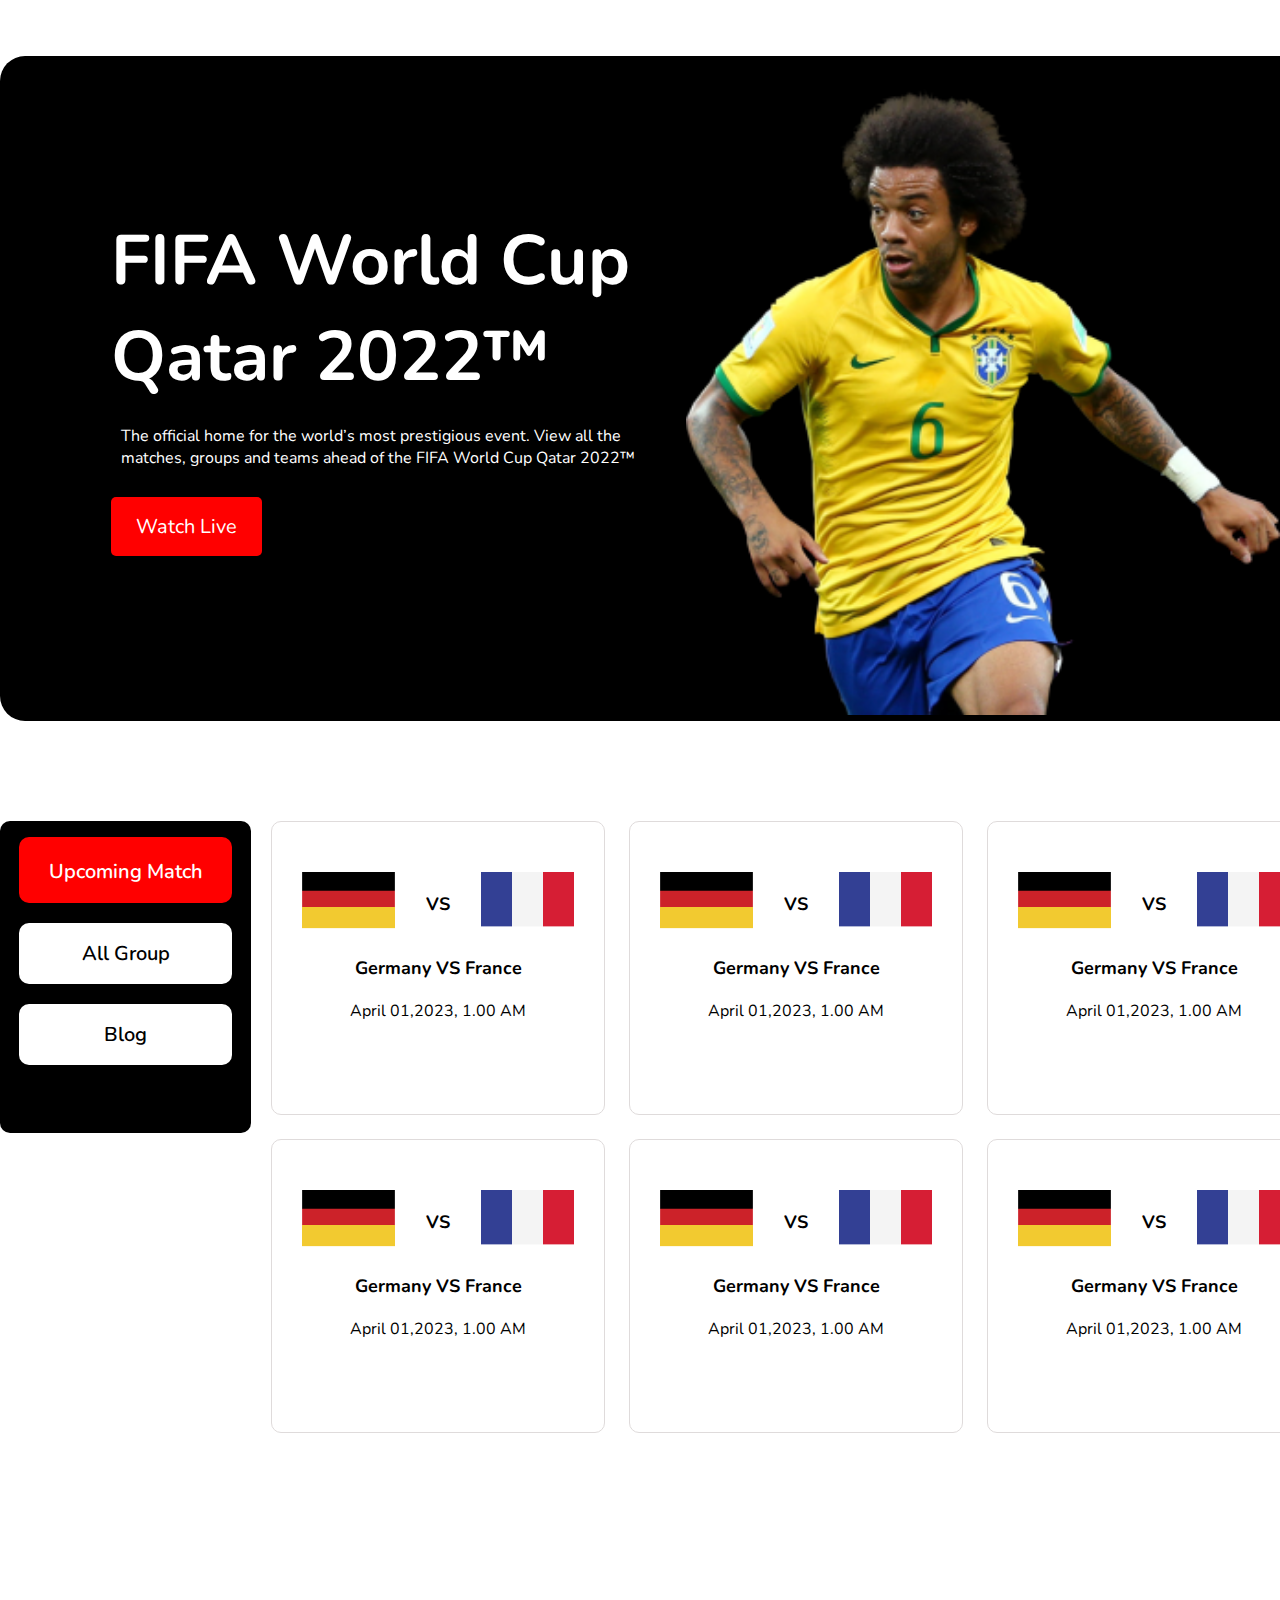
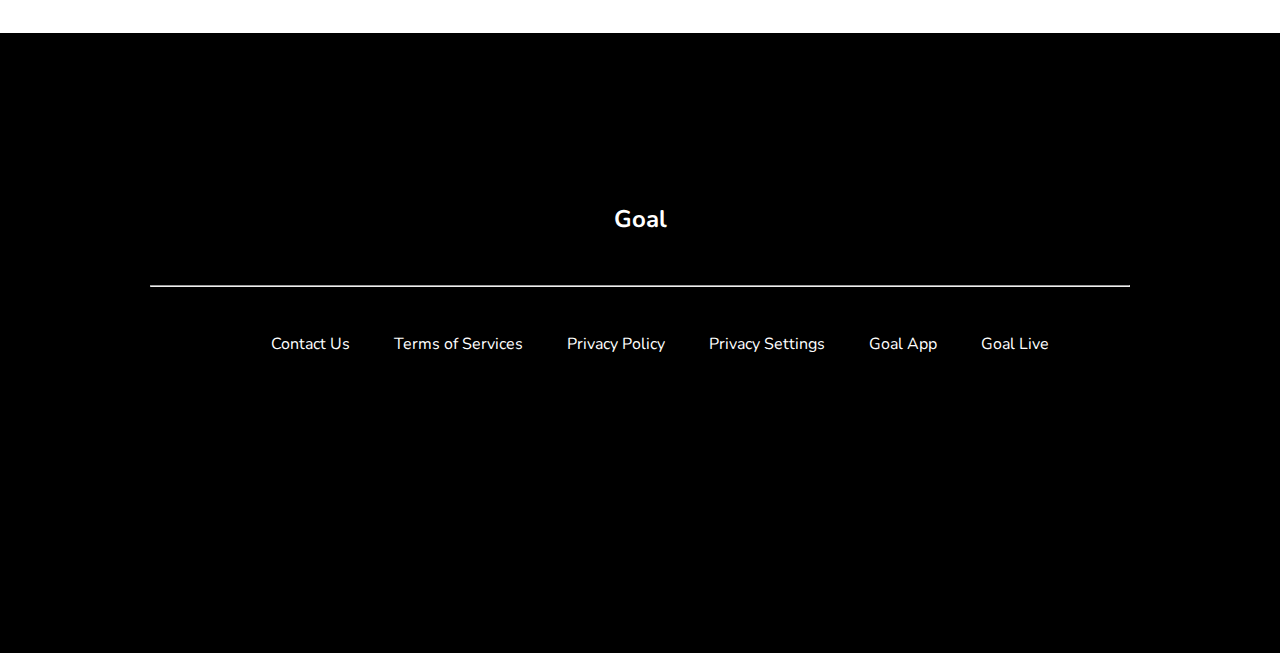
<file: upcoming-match.html>
<!DOCTYPE html>
<html lang="en">
<head>
    <meta charset="UTF-8">
    <meta http-equiv="X-UA-Compatible" content="IE=edge">
    <meta name="viewport" content="width=device-width, initial-scale=1.0">
    <title>World-Cup-2022</title>
    <!-- fav-icon -->
    <link rel="icon" type="image/x-icon" href="./assets/fifa.png">
    <!-- style-sheet  -->
    <link rel="stylesheet" href="./css/style.css">
    <!-- font-awesome -->
    <link rel="stylesheet" href="https://cdnjs.cloudflare.com/ajax/libs/font-awesome/6.1.1/css/all.min.css" integrity="sha512-KfkfwYDsLkIlwQp6LFnl8zNdLGxu9YAA1QvwINks4PhcElQSvqcyVLLD9aMhXd13uQjoXtEKNosOWaZqXgel0g==" crossorigin="anonymous" referrerpolicy="no-referrer" />
</head>
<body>
        <!-- top-banner start -->
        <section class="container">
            <div class="top-banner">
                <div class="banner-info">
                    <h1 class="banner-title">FIFA World Cup Qatar 2022™</h1>
                    <div class="banner-detail">
                        <p title="The official home for the world’s most prestigious event. View all the matches, groups and teams ahead of the FIFA World Cup Qatar 2022™">
                            The official home for the world’s most prestigious event. View all the matches, groups and teams ahead of the FIFA World Cup Qatar 2022™
                        </p>
                    </div>
                    <a class="banner-btn" href="">Watch Live <i class="fa-solid fa-angle-right"></i></a>
                </div>

                <div class="banner-img">
                            <img src="assets/Banner Image.png" alt="">
                </div>
            </div>
        </section>
        <!-- top-banner end -->

       <!-- Upcoming-matches start-->
       <section class="container">
        <div class="upcoming-match">
            <div class="side-bar">
                <ul>
                    <li id="active"><a href="">Upcoming Match</a></li>
                    <li><a href="">All Group</a></li>
                    <li ><a href="index.html">Blog</a></li>
                </ul>
        </div>
            <div class="matches">
                <div class="match">
                    <div class="teams">
                        <div class="flag">
                            <img src="./assets/germany Flag.png" alt="">
                        </div>
                        <div class="vs">
                            <h3>VS</h3>
                        </div>
                        <div class="flag">
                            <img src="./assets/Flag.png" alt="">
                        </div>
                    </div>
                    <div class="match-details">
                        
                        <h3 class="match-title">Germany VS France</h3>
                        <p>April 01,2023, 1.00 AM</p>
        
                    </div>
                </div>
                <div class="match">
                    <div class="teams">
                        <div class="flag">
                            <img src="./assets/germany Flag.png" alt="">
                        </div>
                        <div class="vs">
                            <h3>VS</h3>
                        </div>
                        <div class="flag">
                            <img src="./assets/Flag.png" alt="">
                        </div>
                    </div>
                    <div class="match-details">
                        
                        <h3 class="match-title">Germany VS France</h3>
                        <p>April 01,2023, 1.00 AM</p>
        
                    </div>
                </div>
                <div class="match">
                    <div class="teams">
                        <div class="flag">
                            <img src="./assets/germany Flag.png" alt="">
                        </div>
                        <div class="vs">
                            <h3>VS</h3>
                        </div>
                        <div class="flag">
                            <img src="./assets/Flag.png" alt="">
                        </div>
                    </div>
                    <div class="match-details">
                        
                        <h3 class="match-title">Germany VS France</h3>
                        <p>April 01,2023, 1.00 AM</p>
        
                    </div>
                </div>
                <div class="match">
                    <div class="teams">
                        <div class="flag">
                            <img src="./assets/germany Flag.png" alt="">
                        </div>
                        <div class="vs">
                            <h3>VS</h3>
                        </div>
                        <div class="flag">
                            <img src="./assets/Flag.png" alt="">
                        </div>
                    </div>
                    <div class="match-details">
                        
                        <h3 class="match-title">Germany VS France</h3>
                        <p>April 01,2023, 1.00 AM</p>
        
                    </div>
                </div>
                <div class="match">
                    <div class="teams">
                        <div class="flag">
                            <img src="./assets/germany Flag.png" alt="">
                        </div>
                        <div class="vs">
                            <h3>VS</h3>
                        </div>
                        <div class="flag">
                            <img src="./assets/Flag.png" alt="">
                        </div>
                    </div>
                    <div class="match-details">
                        
                        <h3 class="match-title">Germany VS France</h3>
                        <p>April 01,2023, 1.00 AM</p>
        
                    </div>
                </div>
                <div class="match">
                    <div class="teams">
                        <div class="flag">
                            <img src="./assets/germany Flag.png" alt="">
                        </div>
                        <div class="vs">
                            <h3>VS</h3>
                        </div>
                        <div class="flag">
                            <img src="./assets/Flag.png" alt="">
                        </div>
                    </div>
                    <div class="match-details">
                        
                        <h3 class="match-title">Germany VS France</h3>
                        <p>April 01,2023, 1.00 AM</p>
        
                    </div>
                </div>
                
            </div>
        </div>
       
    </section>
       <!-- Upcoming-matches end -->
        <!-- footer start-->
        <footer>
            <h2>Goal</h2> <br>
            <hr>
            <br>
            <ul>
                <li>Contact Us</li>
                <li>Terms of Services</li>
                <li>Privacy Policy</li>
                <li>Privacy Settings</li>
                <li>Goal App</li>
                <li>Goal Live</li>
            </ul>
            <div class="social-link">
                <a href="https://www.facebook.com/abdurrouf.likhon/"><i class="fa-brands fa-facebook"></i></a>
                <a href="https://github.com/likhon29"><i class="fa-brands fa-github"></i></a>
                <a href="https://www.instagram.com/rouf_likhon/"><i class="fa-brands fa-instagram"></i></a>
                
                
            </div>
    </footer>
        <!-- footer end -->
</body>
</html>
</file>
<file: css/style.css>
@import url("https://fonts.googleapis.com/css2?family=Nunito&display=swap");
body {
    font-family: "Nunito", sans-serif;
    margin: 0;
    padding: 0;
}

.container{
    width: 1321px;;
    margin:  auto;
}

.top-banner{
    display: flex;
    background-color: black;
    align-items: center;
    border-radius: 25px;
    margin-top: 56px;
    animation: bg-change 10s;
}
@keyframes bg-change {
    0% {background-color: black;
        transform: rotate(0deg);}
    50% {background-color: slategray;
        transform: rotate(20deg);}
     100% {background-color: black;
            transform: rotate(0deg);}

  }
.banner-info{
    width: 50%;
}
.banner-title{
    font-size: 70px;
    font-weight: 700;
    color: white;
    padding-left: 111px;
}
.banner-info p{
    color: white;
    font-size: 16px;
    margin: 20px 10px;
    padding-left: 111px;
}
.banner-btn{
    margin-left: 111px;
    color: white;
    font-size: 20px;
    background-color: red;
    padding: 16px 25px;
    border-radius: 5px;
    line-height: 75px;
    align-items: center;
    
}
.fa-angle-right{
    color: #FFFFFF;
    font-size: 20px;
    
}
.banner-img{
    width: 50%;
}
.banner-img img{
    width: 90%;
    padding-left: 25px;
    margin-top: 33px;
    animation:img-zoom-in-out 10s;
}
@keyframes img-zoom-in-out {
    0% { transform: scale(1,1)}
    50% {transform: scale(1.15,1.15)}
    100% {transform: scale(1,1)}
  }

h1,p{
    margin: 0;
}
li{
    list-style: none;
}
a{
    text-decoration: none;
}
/* blog-section-style */

.blog-section,.upcoming-match{
    display: flex;
    margin-top:100px;
}
.side-bar{
    width: 452px;
    height: 312px;
    background-color: black;
    border-radius: 10px;
    margin-right: 20px;
}
.side-bar ul{
    display: flex;
    flex-direction: column;
    padding: 0;
    align-items: center;
}
.side-bar li{
    background-color: #FFFFFF;
    width: 85%;
    margin-bottom: 20px;
    text-align: center;
    padding: 17px 0px;
    border-radius: 10px;
}
.side-bar a{
    font-size: 20px;
    font-weight: 600;
    color: black;
}
#active{
    font-size: 24px;
    background-color: red;
}
#active a{
    color:white;
}
.blogs{
    display: grid;
    width: 100%;
    grid-template-columns: repeat(3, 1fr);
    grid-gap: 30px;

}
.blog{
    border-radius: 10px;
   border: 1px solid rgb(205, 202, 202);
}
.blog-banner img{
    width: 100%;
}
.blog-details{
    padding: 20px;
}
.transfer-btn{
    padding: 4px 17px;
    border:1px solid rgb(56, 54, 54);
    width:100px;
    height:35px;
    border-radius:7px;
}
h3{
    font-size:18px;
    margin:20px 0;
}
.blog-info i{
    margin-right:20px ;
}
.blog-info span{
    margin-right: 60px;
}
.blogs .view-btn{
    background-color: red;
    width: 200px;
    height: 50px;
    border: none;
    border-radius: 10px;
    position: relative;
    left: 250px;
    display:none;
    
}
.blogs .view-btn a{
    color:white;
}
/* footer style */
footer {
    background-color: black;
    height: 320px;
    margin-top: 200px;
    color: white;
    padding: 150px;
    text-align: center;
  }
  footer ul li {
    list-style: none;
    display: inline;
    margin: 20px;
  }
  .social-link i {
    padding: 15px;
    font-size: 30px;
  }
  .social-link a {
    text-decoration: none;
  }
  /* Upcoming-match  */
.match-sec {
    display: flex;
    margin-right: 20px;
  }
  .matches {
    display: grid;
    grid-template-columns: repeat(3, 1fr);
    grid-column-gap: 24px;
    grid-row-gap: 24px;
    width: 100%;
    text-align: center;
  }
  .match {
    padding-top: 50px;
    border: 1px solid rgb(223, 219, 219);
    border-radius: 10px;
    height: 242px;
  }
  .teams {
    display: flex;
  }
  .flag {
    margin-left: 30px;
    margin-right: 30px;
  }
  .vs {
    /* margin-left:30px ;
      margin-right: 30px; */
    text-align: center;
    justify-content: center;
    align-items: center;
  }
/* responsive-mobile-view */
@media  screen  and (max-width: 672px){
  
   .container{
    width: 400px;
    padding:15px;
   }
    .top-banner{
        flex-direction: column;
        margin-top:50px;
        width: 93%;
    }
    .banner-info, .banner-img{
        width: 100%;
        text-align: center;
    }
    .banner-title{
        font-size: 30px;
        padding: 10px;
    }
    .banner-info p{
        padding: 15px;
    }
    .banner-btn{
        margin: auto;
        font-size:20px;
        padding: 8px 12px;
    }
    .banner-img img{
        width: 50%;
        text-align: center;
        padding-left: 0px;
        margin-top: 20px;
        height:400px;
    }
    /* blog section */
    .blog-section,.upcoming-match{
        flex-direction: column;
        margin-top: 30px;
        width: 93%;
    }
    .side-bar
    {
        width: 90%;
        background-color: #FFFFFF;  
        height: 312px;
    }
    .side-bar ul{
        display: flex;
        flex-direction: column; 
    }
    .side-bar li{
        border: 1px solid #E8E8E8;
    }
    .blogs,.matches{
        grid-template-columns: repeat(1, 1fr);
    }
   
    /* footer */
    footer{
        padding-left:10px;
        padding-right:10px;
    }
    footer h2{
        padding-left: 60px;
    }
    
    footer ul li{
        display:block;
    }
}

/* responsive-tab-view */
@media  screen  and (max-width: 992px) and (min-width: 677px) {
  
    .container{
     width: 800px;
     padding:15px;
    }
     .top-banner{
         /* flex-direction: column; */
         margin-top:50px;
         padding-left:40px;
         width: 93%;
     }
     .banner-info, .banner-img{
         width: 100%;
         text-align: center;
     }
     .banner-title{
         font-size: 30px;
         padding: 10px;
     }
     .banner-info p{
         padding: 15px;
     }
     .banner-btn{
         margin: auto;
         font-size:20px;
         padding: 8px 12px;
     }
     .banner-img img{
         width: 50%;
         text-align: center;
         padding-left: 0px;
         margin-top: 20px;
         height:400px;
     }
     /* blog section */
     .blog-section,.upcoming-match{
         flex-direction: column;
         margin-top: 30px;
         width: 93%;
     }
     .side-bar
     {
         width: 100%;
         background-color: #FFFFFF;  
         height: 312px;
         margin-bottom: -200px;
     }
     .side-bar ul{
         display: grid;
         grid-template-columns: repeat(3, 1fr);

         /* flex-direction: row;  */
     }
     .side-bar li{
         border: 1px solid #E8E8E8;
     }
     .blogs,.matches{
         grid-template-columns: repeat(2, 1fr);
     }
    #hide{
        display: none;
    }
    #view-btn{
        display:block;
    }
     /* footer */
     footer{
         padding-left:10px;
         padding-right:10px;
     }
     footer h2{
         padding-left: 40px;
     }
     
     footer ul li{
        padding-left:50px;
        padding-right:40px;
        
         display:inline;
     }

 }
</file>
